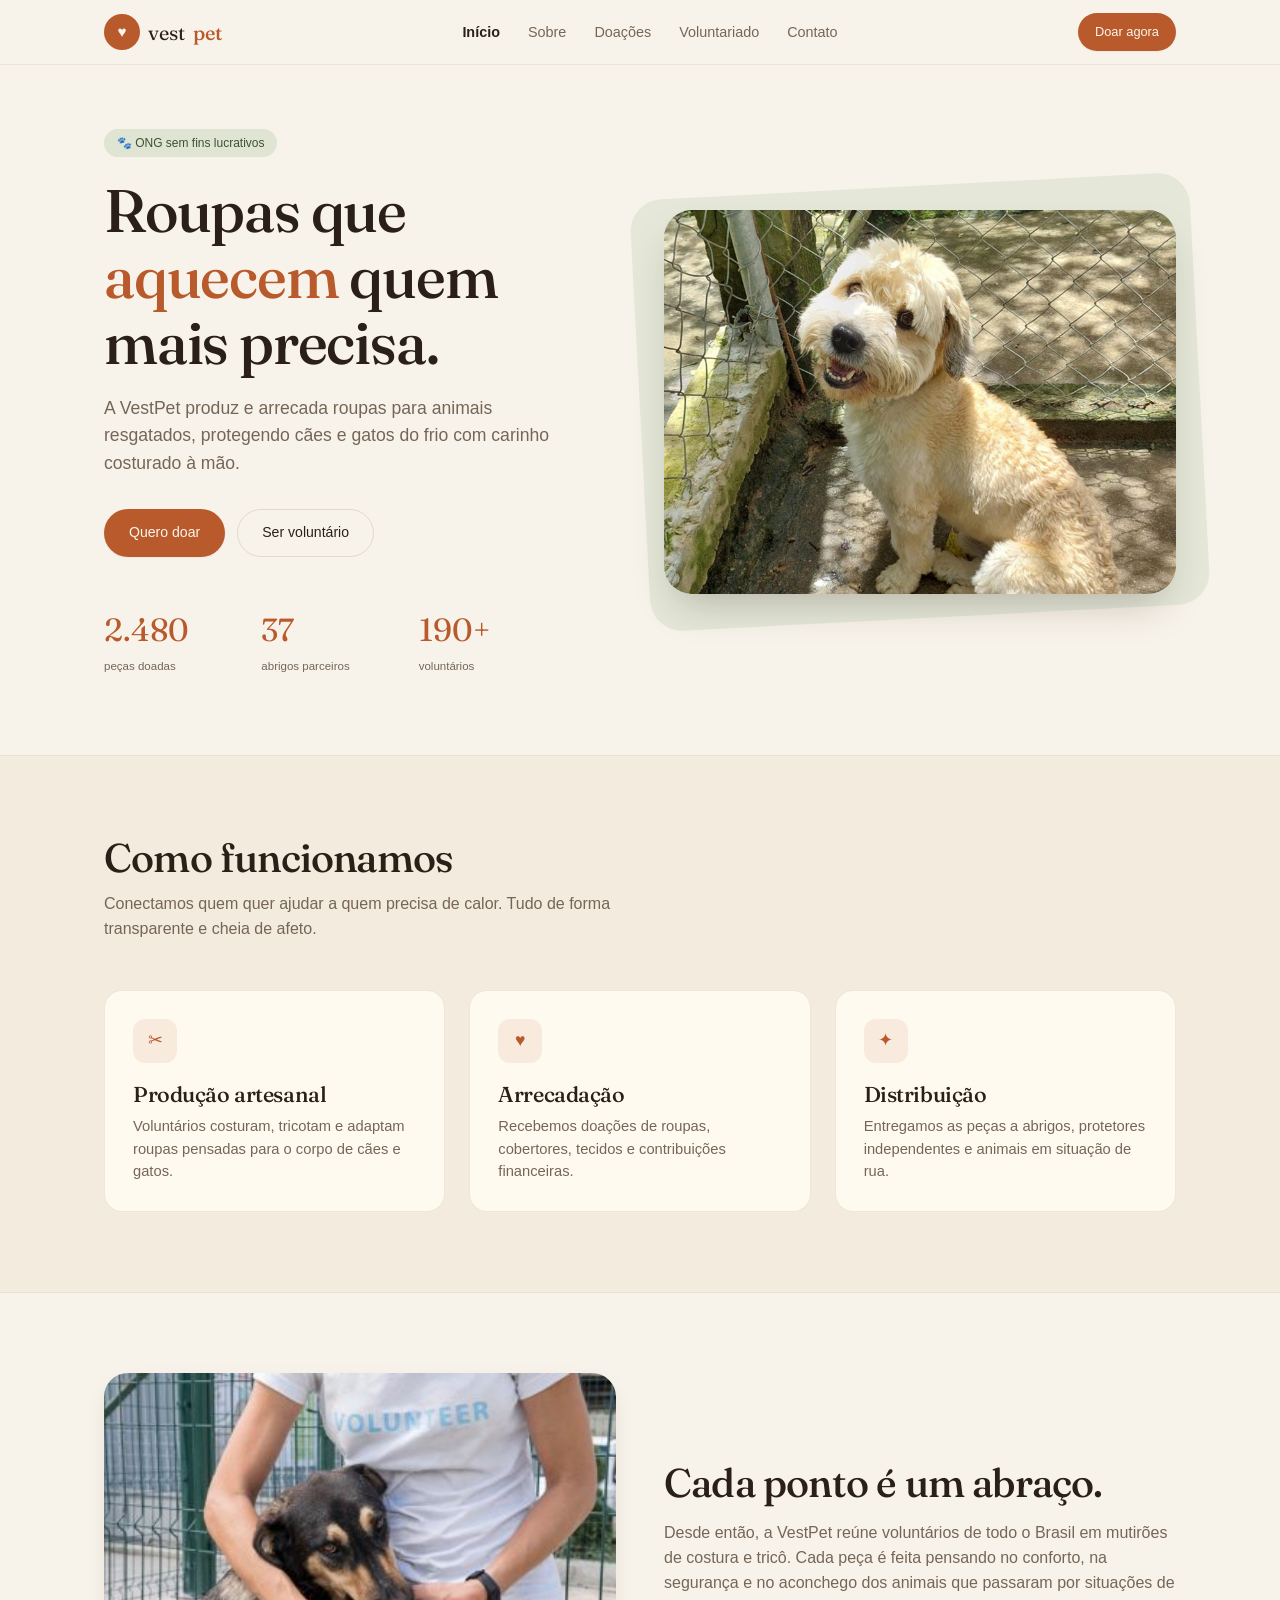
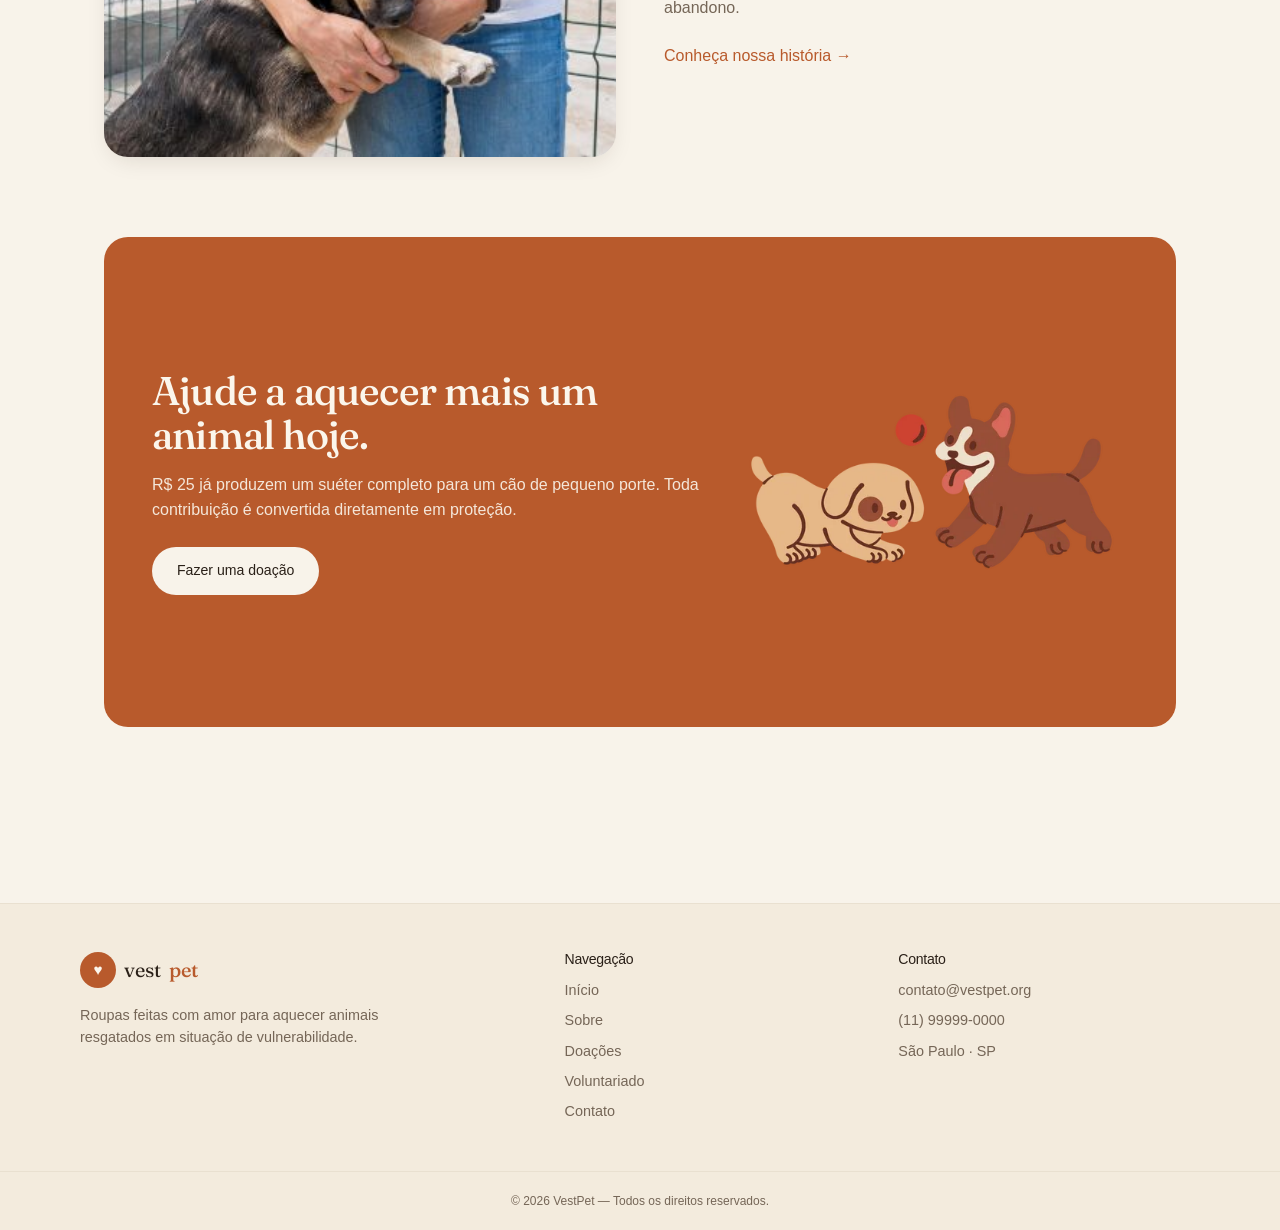
<file: index.html>
<!DOCTYPE html>
<html lang="pt-BR">

<head>
  <meta charset="UTF-8" />
  <meta name="viewport" content="width=device-width, initial-scale=1" />

  <title>VestPet</title>

  <meta
    name="description"
    content="ONG que produz e arrecada roupas para animais em situação de vulnerabilidade."
  />

  <link rel="stylesheet" href="styles.css" />
</head>

<body>

  <header class="header">
    <div class="container header-inner">

      <a href="index.html" class="logo">
        <span class="logo-mark">♥</span> vest<b>pet</b>
      </a>

      <nav class="nav">
        <a href="index.html" class="active">Início</a>
        <a href="sobre.html">Sobre</a>
        <a href="doacoes.html">Doações</a>
        <a href="voluntariado.html">Voluntariado</a>
        <a href="contato.html">Contato</a>
      </nav>

      <a href="doacoes.html" class="btn btn-primary btn-sm">
        Doar agora
      </a>

    </div>
  </header>

  <main>

    <!-- HERO -->
    <section class="hero">
      <div class="container hero-grid">

        <div>

          <span class="tag">🐾 ONG sem fins lucrativos</span>

          <h1>
            Roupas que <em>aquecem</em> quem mais precisa.
          </h1>

          <p class="lead">
            A VestPet produz e arrecada roupas para animais resgatados, protegendo cães e gatos do frio com carinho costurado à mão.
          </p>

          <div class="cta-row">
            <a href="doacoes.html" class="btn btn-primary">
              Quero doar
            </a>

            <a href="voluntariado.html" class="btn btn-ghost">
              Ser voluntário
            </a>
          </div>

          <dl class="stats">

            <div>
              <dt>2.480</dt>
              <dd>peças doadas</dd>
            </div>

            <div>
              <dt>37</dt>
              <dd>abrigos parceiros</dd>
            </div>

            <div>
              <dt>190+</dt>
              <dd>voluntários</dd>
            </div>

          </dl>

        </div>

        <div class="hero-art">
          <img
            src="cachorro_adoacao_ong_patre_taboao.jpeg"
            alt="Cão resgatado vestindo suéter de tricô verde sage"
          />
        </div>

      </div>
    </section>

    <!-- HOW -->
    <section class="section section-alt">
      <div class="container">

        <div class="section-head">
          <h2>Como funcionamos</h2>

          <p>
            Conectamos quem quer ajudar a quem precisa de calor. Tudo de forma transparente e cheia de afeto.
          </p>
        </div>

        <div class="grid-3">

          <div class="card">
            <div class="icon">✂</div>

            <h3>Produção artesanal</h3>

            <p>
              Voluntários costuram, tricotam e adaptam roupas pensadas para o corpo de cães e gatos.
            </p>
          </div>

          <div class="card">
            <div class="icon">♥</div>

            <h3>Arrecadação</h3>

            <p>
              Recebemos doações de roupas, cobertores, tecidos e contribuições financeiras.
            </p>
          </div>

          <div class="card">
            <div class="icon">✦</div>

            <h3>Distribuição</h3>

            <p>
              Entregamos as peças a abrigos, protetores independentes e animais em situação de rua.
            </p>
          </div>

        </div>

      </div>
    </section>

    <!-- SPLIT -->
    <section class="section">
      <div class="container grid-2">

        <img
          class="split-img"
          src="dog.jpg"
          alt=""
        />

        <div class="split-text">

          <h2>Cada ponto é um abraço.</h2>

          <p>
            Desde então, a VestPet reúne voluntários de todo o Brasil em mutirões de costura e tricô. Cada peça é feita pensando no conforto, na segurança e no aconchego dos animais que passaram por situações de abandono.
          </p>

          <a href="sobre.html" class="link-arrow">
            Conheça nossa história →
          </a>

        </div>

      </div>
    </section>

    <!-- CTA -->
    <section class="container" style="padding-bottom: 5rem;">

      <div class="cta">

        <div>

          <h2>
            Ajude a aquecer mais um animal hoje.
          </h2>

          <p>
            R$ 25 já produzem um suéter completo para um cão de pequeno porte. Toda contribuição é convertida diretamente em proteção.
          </p>

          <a
            href="doacoes.html"
            class="btn btn-light"
            style="margin-top: 1.5rem;"
          >
            Fazer uma doação
          </a>

        </div>

        <img
          src="dogball.webp"
          alt="Cão usando brinquedo"
        />

      </div>

    </section>

  </main>

  <footer class="footer">

    <div class="container footer-grid">

      <div>

        <a href="index.html" class="logo">
          <span class="logo-mark">♥</span> vest<b>pet</b>
        </a>

        <p class="tag-line">
          Roupas feitas com amor para aquecer animais resgatados em situação de vulnerabilidade.
        </p>

      </div>

      <div>

        <h4>Navegação</h4>

        <ul>
          <li><a href="index.html">Início</a></li>
          <li><a href="sobre.html">Sobre</a></li>
          <li><a href="doacoes.html">Doações</a></li>
          <li><a href="voluntariado.html">Voluntariado</a></li>
          <li><a href="contato.html">Contato</a></li>
        </ul>

      </div>

      <div>

        <h4>Contato</h4>

        <ul>
          <li>contato@vestpet.org</li>
          <li>(11) 99999-0000</li>
          <li>São Paulo · SP</li>
        </ul>

      </div>

    </div>

    <div class="footer-bottom">
      © 2026 VestPet — Todos os direitos reservados.
    </div>

  </footer>

</body>

</html>
</file>
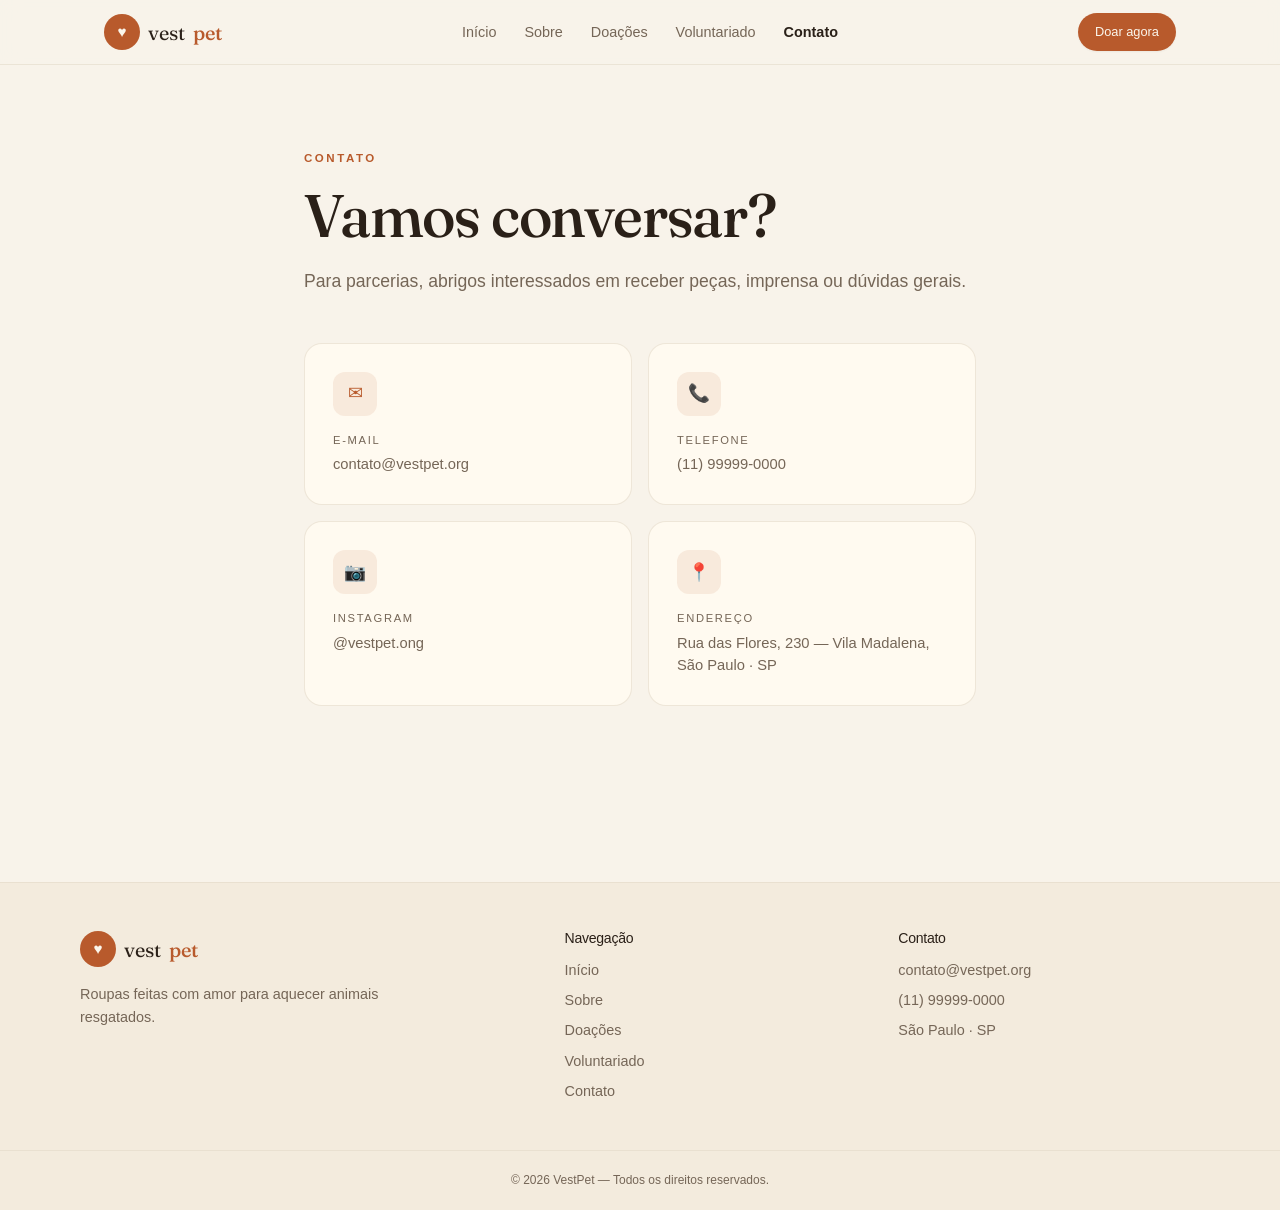
<file: contato.html>
<!DOCTYPE html>
<html lang="pt-BR">

<head>
  <meta charset="UTF-8" />
  <meta name="viewport" content="width=device-width, initial-scale=1" />

  <title>Contato — VestPet</title>
  <meta name="description" content="Fale com a VestPet." />

  <link rel="stylesheet" href="styles.css" />
</head>

<body>

  <header class="header">
    <div class="container header-inner">

      <a href="index.html" class="logo">
        <span class="logo-mark">♥</span> vest<b>pet</b>
      </a>

      <nav class="nav">
        <a href="index.html">Início</a>
        <a href="sobre.html">Sobre</a>
        <a href="doacoes.html">Doações</a>
        <a href="voluntariado.html">Voluntariado</a>
        <a href="contato.html" class="active">Contato</a>
      </nav>

      <a href="doacoes.html" class="btn btn-primary btn-sm">
        Doar agora
      </a>

    </div>
  </header>

  <main>
    <section class="section">

      <div class="container" style="max-width: 720px;">

        <span class="eyebrow">Contato</span>

        <h1 style="margin-top: 0.75rem;">
          Vamos conversar?
        </h1>

        <p style="margin-top: 1.25rem; color: var(--muted); font-size: 1.1rem;">
          Para parcerias, abrigos interessados em receber peças, imprensa ou dúvidas gerais.
        </p>

        <div class="contact-grid">

          <a href="mailto:contato@vestpet.org" class="card">
            <div class="icon">✉</div>

            <p style="font-size:0.7rem;text-transform:uppercase;letter-spacing:0.15em;color:var(--muted);margin-top:1rem;">
              E-mail
            </p>

            <p style="font-weight:500;margin-top:0.25rem;">
              contato@vestpet.org
            </p>
          </a>

          <a href="tel:+5511999990000" class="card">
            <div class="icon">📞</div>

            <p style="font-size:0.7rem;text-transform:uppercase;letter-spacing:0.15em;color:var(--muted);margin-top:1rem;">
              Telefone
            </p>

            <p style="font-weight:500;margin-top:0.25rem;">
              (11) 99999-0000
            </p>
          </a>

          <a href="https://instagram.com" class="card">
            <div class="icon">📷</div>

            <p style="font-size:0.7rem;text-transform:uppercase;letter-spacing:0.15em;color:var(--muted);margin-top:1rem;">
              Instagram
            </p>

            <p style="font-weight:500;margin-top:0.25rem;">
              @vestpet.ong
            </p>
          </a>

          <div class="card">
            <div class="icon">📍</div>

            <p style="font-size:0.7rem;text-transform:uppercase;letter-spacing:0.15em;color:var(--muted);margin-top:1rem;">
              Endereço
            </p>

            <p style="font-weight:500;margin-top:0.25rem;">
              Rua das Flores, 230 — Vila Madalena, São Paulo · SP
            </p>
          </div>

        </div>

      </div>

    </section>
  </main>

  <footer class="footer">

    <div class="container footer-grid">

      <div>
        <a href="index.html" class="logo">
          <span class="logo-mark">♥</span> vest<b>pet</b>
        </a>

        <p class="tag-line">
          Roupas feitas com amor para aquecer animais resgatados.
        </p>
      </div>

      <div>
        <h4>Navegação</h4>

        <ul>
          <li><a href="index.html">Início</a></li>
          <li><a href="sobre.html">Sobre</a></li>
          <li><a href="doacoes.html">Doações</a></li>
          <li><a href="voluntariado.html">Voluntariado</a></li>
          <li><a href="contato.html">Contato</a></li>
        </ul>
      </div>

      <div>
        <h4>Contato</h4>

        <ul>
          <li>contato@vestpet.org</li>
          <li>(11) 99999-0000</li>
          <li>São Paulo · SP</li>
        </ul>
      </div>

    </div>

    <div class="footer-bottom">
      © 2026 VestPet — Todos os direitos reservados.
    </div>

  </footer>

</body>

</html>
</file>
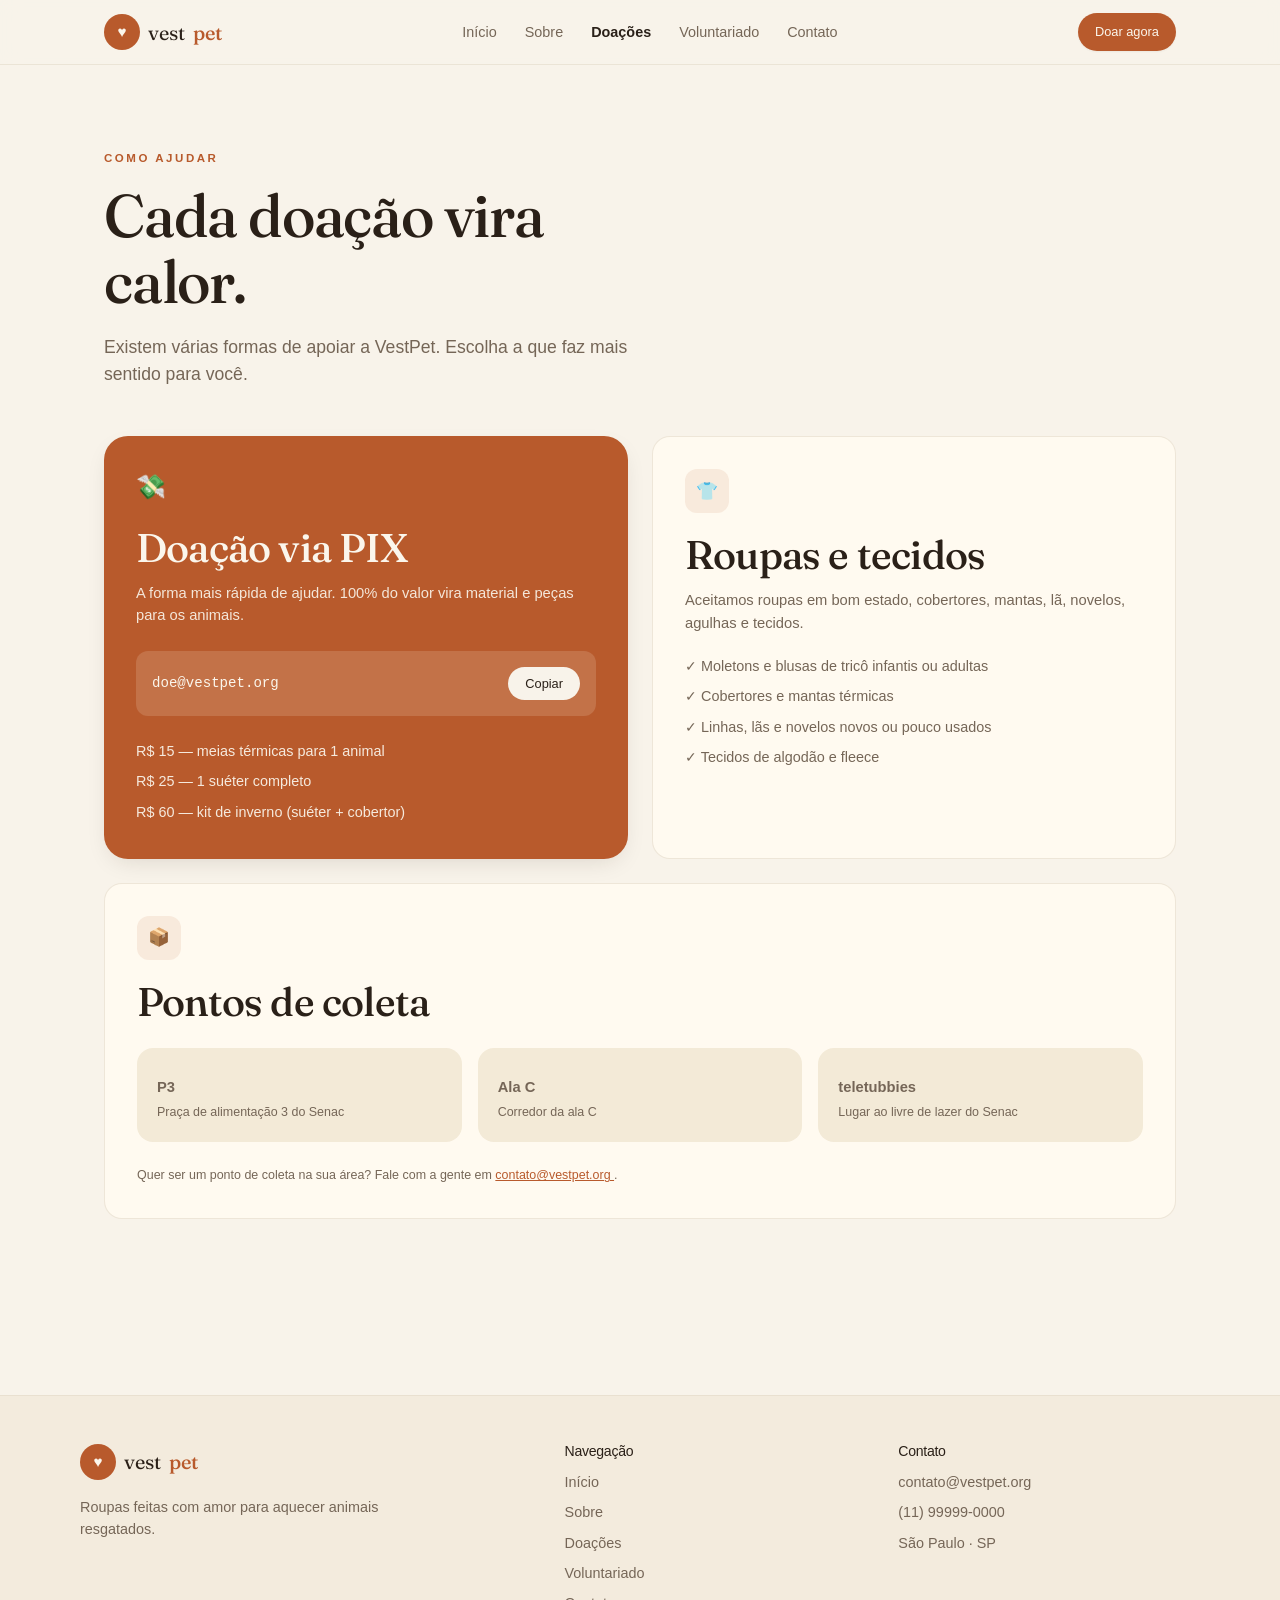
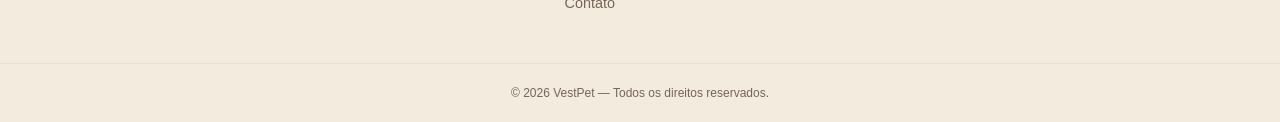
<file: doacoes.html>
<!DOCTYPE html>
<html lang="pt-BR">

<head>
  <meta charset="UTF-8" />
  <meta name="viewport" content="width=device-width, initial-scale=1" />

  <title>Doações — VestPet</title>

  <meta
    name="description"
    content="Como doar para a VestPet: PIX, roupas, cobertores e pontos de coleta."
  />

  <link rel="stylesheet" href="styles.css" />
</head>

<body>

  <header class="header">
    <div class="container header-inner">

      <a href="index.html" class="logo">
        <span class="logo-mark">♥</span> vest<b>pet</b>
      </a>

      <nav class="nav">
        <a href="index.html">Início</a>
        <a href="sobre.html">Sobre</a>
        <a href="doacoes.html" class="active">Doações</a>
        <a href="voluntariado.html">Voluntariado</a>
        <a href="contato.html">Contato</a>
      </nav>

      <a href="doacoes.html" class="btn btn-primary btn-sm">
        Doar agora
      </a>

    </div>
  </header>

  <main>

    <section class="section">
      <div class="container">

        <div style="max-width: 36rem;">

          <span class="eyebrow">Como ajudar</span>

          <h1 style="margin-top: 0.75rem;">
            Cada doação vira calor.
          </h1>

          <p
            style="margin-top: 1.25rem; color: var(--muted); font-size: 1.1rem;"
          >
            Existem várias formas de apoiar a VestPet. Escolha a que faz mais sentido para você.
          </p>

        </div>

        <div class="donate-grid">

          <!-- PIX -->
          <div class="card-primary">

            <div style="font-size: 1.5rem;">💸</div>

            <h2>
              Doação via PIX
            </h2>

            <p
              style="margin-top: 0.75rem; opacity: 0.9; font-size: 0.92rem;"
            >
              A forma mais rápida de ajudar. 100% do valor vira material e peças para os animais.
            </p>

            <div class="pix-box">

              <code id="pix">
                doe@vestpet.org
              </code>

              <button
                class="btn btn-light btn-sm"
                onclick="navigator.clipboard.writeText('doe@vestpet.org');this.textContent='Copiado!'"
              >
                Copiar
              </button>

            </div>

            <ul>
              <li>R$ 15 — meias térmicas para 1 animal</li>
              <li>R$ 25 — 1 suéter completo</li>
              <li>R$ 60 — kit de inverno (suéter + cobertor)</li>
            </ul>

          </div>

          <!-- Materiais -->
          <div class="card" style="padding: 2rem;">

            <div class="icon">👕</div>

            <h2 style="margin-top: 1.25rem;">
              Roupas e tecidos
            </h2>

            <p
              style="margin-top: 0.75rem; color: var(--muted); font-size: 0.92rem;"
            >
              Aceitamos roupas em bom estado, cobertores, mantas, lã, novelos, agulhas e tecidos.
            </p>

            <ul
              style="list-style: none; margin-top: 1.25rem; display: grid; gap: 0.5rem; color: var(--muted); font-size: 0.9rem;"
            >
              <li>✓ Moletons e blusas de tricô infantis ou adultas</li>
              <li>✓ Cobertores e mantas térmicas</li>
              <li>✓ Linhas, lãs e novelos novos ou pouco usados</li>
              <li>✓ Tecidos de algodão e fleece</li>
            </ul>

          </div>

          <!-- Pontos -->
          <div class="card full" style="padding: 2rem;">

            <div class="icon">📦</div>

            <h2 style="margin-top: 1.25rem;">
              Pontos de coleta
            </h2>

            <div class="poi-grid">

              <div class="poi">
                <p>P3</p>
                <p>Praça de alimentação 3 do Senac</p>
              </div>

              <div class="poi">
                <p>Ala C</p>
                <p>Corredor da ala C</p>
              </div>

              <div class="poi">
                <p>teletubbies</p>
                <p>Lugar ao livre de lazer do Senac</p>
              </div>

            </div>

            <p
              style="margin-top: 1.5rem; font-size: 0.78rem; color: var(--muted);"
            >
              Quer ser um ponto de coleta na sua área? Fale com a gente em
              <a
                href="mailto:contato@vestpet.org"
                style="color: var(--primary); text-decoration: underline;"
              >
                contato@vestpet.org
              </a>.
            </p>

          </div>

        </div>

      </div>
    </section>

  </main>

  <footer class="footer">

    <div class="container footer-grid">

      <div>

        <a href="index.html" class="logo">
          <span class="logo-mark">♥</span> vest<b>pet</b>
        </a>

        <p class="tag-line">
          Roupas feitas com amor para aquecer animais resgatados.
        </p>

      </div>

      <div>

        <h4>Navegação</h4>

        <ul>
          <li><a href="index.html">Início</a></li>
          <li><a href="sobre.html">Sobre</a></li>
          <li><a href="doacoes.html">Doações</a></li>
          <li><a href="voluntariado.html">Voluntariado</a></li>
          <li><a href="contato.html">Contato</a></li>
        </ul>

      </div>

      <div>

        <h4>Contato</h4>

        <ul>
          <li>contato@vestpet.org</li>
          <li>(11) 99999-0000</li>
          <li>São Paulo · SP</li>
        </ul>

      </div>

    </div>

    <div class="footer-bottom">
      © 2026 VestPet — Todos os direitos reservados.
    </div>

  </footer>

</body>

</html>
</file>
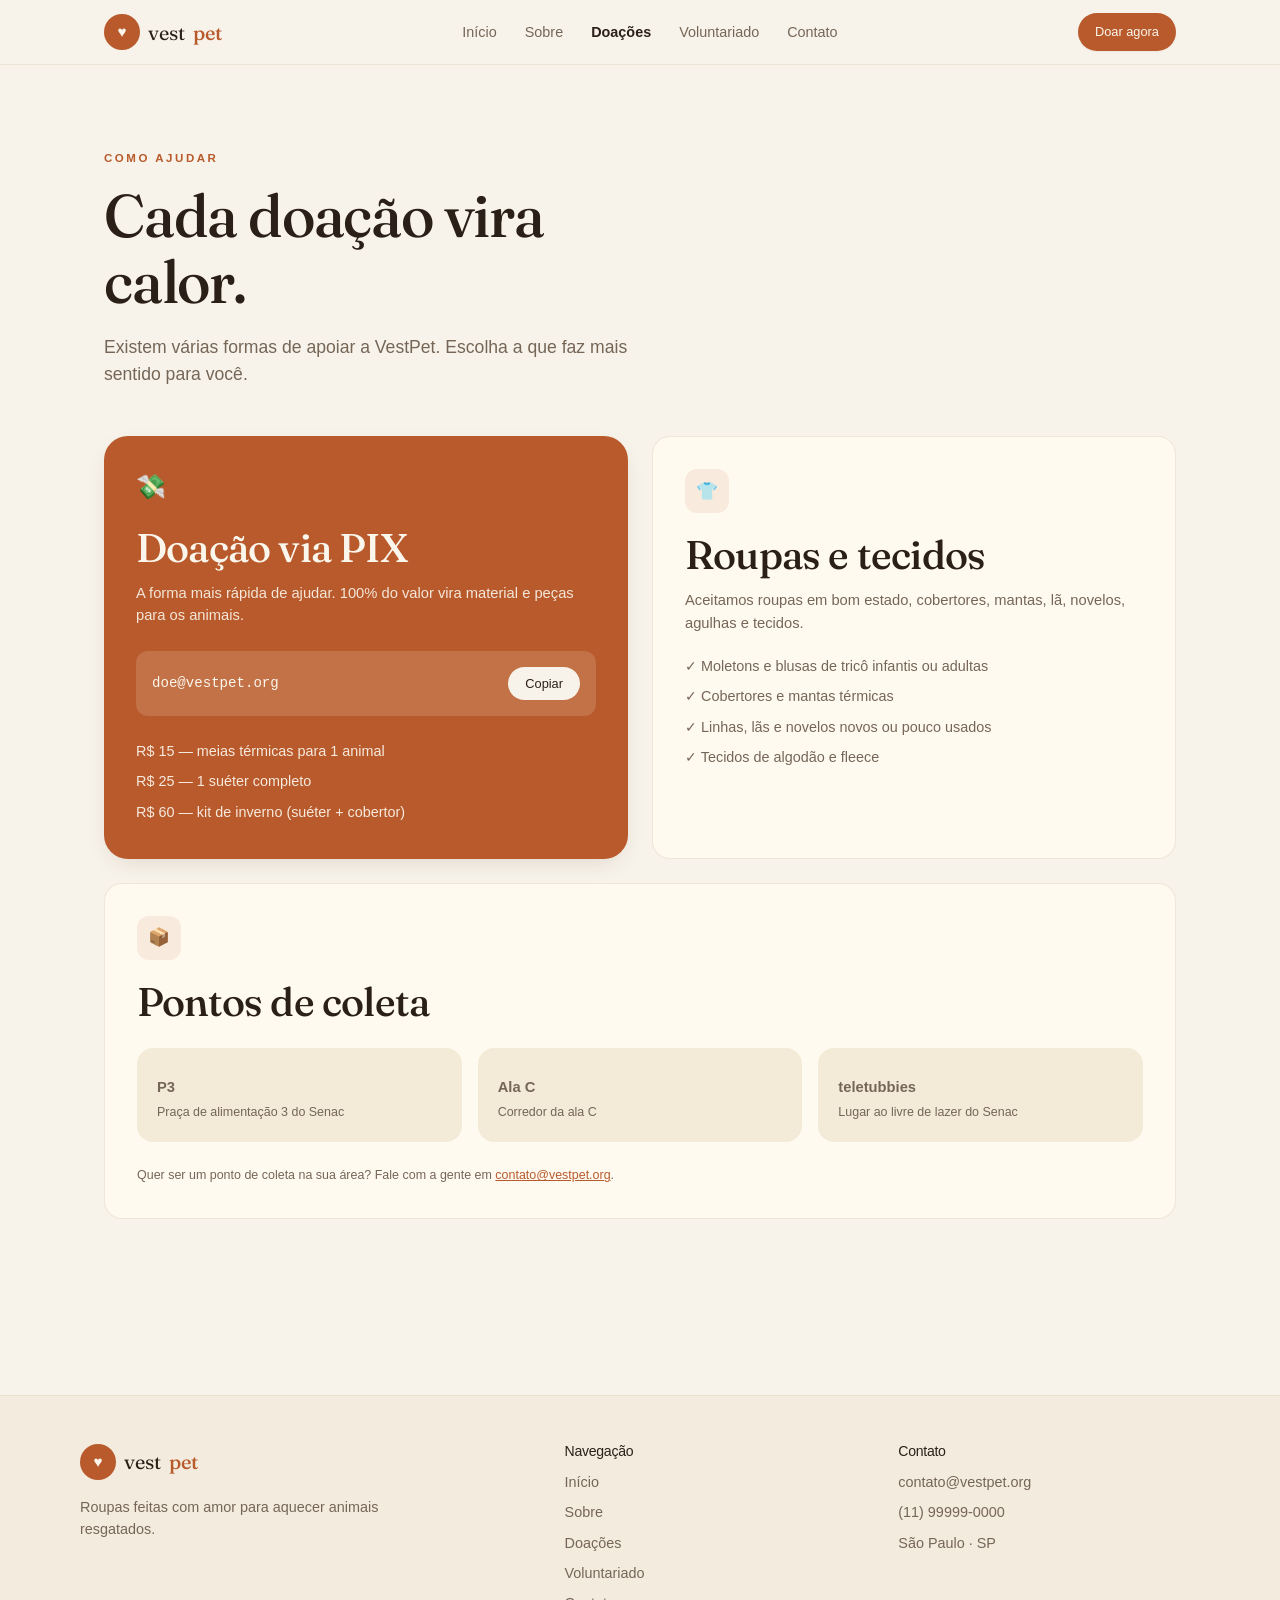
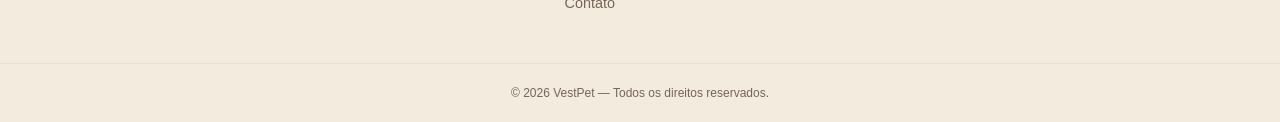
<file: doações.html>
<!DOCTYPE html>
<html lang="pt-BR">
<head>
<meta charset="UTF-8" />
<meta name="viewport" content="width=device-width, initial-scale=1" />
<title>Doações — VestPet</title>
<meta name="description" content="Como doar para a VestPet: PIX, roupas, cobertores e pontos de coleta." />
<link rel="stylesheet" href="styles.css" />
</head>
<body>

<header class="header">
  <div class="container header-inner">
    <a href="index.html" class="logo"><span class="logo-mark">♥</span> vest<b>pet</b></a>
    <nav class="nav">
      <a href="index.html">Início</a>
      <a href="sobre.html">Sobre</a>
      <a href="doacoes.html" class="active">Doações</a>
      <a href="voluntarie-se.html">Voluntariado</a>
      <a href="contato.html">Contato</a>
    </nav>
    <a href="doacoes.html" class="btn btn-primary btn-sm">Doar agora</a>
  </div>
</header>

<main>
  <section class="section">
    <div class="container">
      <div style="max-width: 36rem;">
        <span class="eyebrow">Como ajudar</span>
        <h1 style="margin-top: 0.75rem;">Cada doação vira calor.</h1>
        <p style="margin-top: 1.25rem; color: var(--muted); font-size: 1.1rem;">
          Existem várias formas de apoiar a VestPet. Escolha a que faz mais sentido para você.
        </p>
      </div>

      <div class="donate-grid">
        <!-- PIX -->
        <div class="card-primary">
          <div style="font-size: 1.5rem;">💸</div>
          <h2>Doação via PIX</h2>
          <p style="margin-top: 0.75rem; opacity: 0.9; font-size: 0.92rem;">A forma mais rápida de ajudar. 100% do valor vira material e peças para os animais.</p>
          <div class="pix-box">
            <code id="pix">doe@vestpet.org</code>
            <button class="btn btn-light btn-sm" onclick="navigator.clipboard.writeText('doe@vestpet.org');this.textContent='Copiado!'">Copiar</button>
          </div>
          <ul>
            <li>R$ 15 — meias térmicas para 1 animal</li>
            <li>R$ 25 — 1 suéter completo</li>
            <li>R$ 60 — kit de inverno (suéter + cobertor)</li>
          </ul>
        </div>

        <!-- Materiais -->
        <div class="card" style="padding: 2rem;">
          <div class="icon">👕</div>
          <h2 style="margin-top: 1.25rem;">Roupas e tecidos</h2>
          <p style="margin-top: 0.75rem; color: var(--muted); font-size: 0.92rem;">Aceitamos roupas em bom estado, cobertores, mantas, lã, novelos, agulhas e tecidos.</p>
          <ul style="list-style: none; margin-top: 1.25rem; display: grid; gap: 0.5rem; color: var(--muted); font-size: 0.9rem;">
            <li>✓ Moletons e blusas de tricô infantis ou adultas</li>
            <li>✓ Cobertores e mantas térmicas</li>
            <li>✓ Linhas, lãs e novelos novos ou pouco usados</li>
            <li>✓ Tecidos de algodão e fleece</li>
          </ul>
        </div>

        <!-- Pontos -->
        <div class="card full" style="padding: 2rem;">
          <div class="icon">📦</div>
          <h2 style="margin-top: 1.25rem;">Pontos de coleta</h2>
          <div class="poi-grid">
            <div class="poi"><p>P3</p><p>Praça de alimentação 3 do Senac</p></div>
            <div class="poi"><p>Ala C</p><p>Corredor da ala C</p></div>
            <div class="poi"><p>teletubbies</p><p>Lugar ao livre de lazer do Senac</p></div>
          </div>
          <p style="margin-top: 1.5rem; font-size: 0.78rem; color: var(--muted);">
            Quer ser um ponto de coleta na sua área? Fale com a gente em
            <a href="mailto:contato@vestpet.org" style="color: var(--primary); text-decoration: underline;">contato@vestpet.org</a>.
          </p>
        </div>
      </div>
    </div>
  </section>
</main>

<footer class="footer">
  <div class="container footer-grid">
    <div>
      <a href="index.html" class="logo"><span class="logo-mark">♥</span> vest<b>pet</b></a>
      <p class="tag-line">Roupas feitas com amor para aquecer animais resgatados.</p>
    </div>
    <div><h4>Navegação</h4><ul>
      <li><a href="index.html">Início</a></li><li><a href="sobre.html">Sobre</a></li>
      <li><a href="doacoes.html">Doações</a></li><li><a href="voluntarie-se.html">Voluntariado</a></li>
      <li><a href="contato.html">Contato</a></li></ul></div>
    <div><h4>Contato</h4><ul>
      <li>contato@vestpet.org</li><li>(11) 99999-0000</li><li>São Paulo · SP</li></ul></div>
  </div>
  <div class="footer-bottom">© 2026 VestPet — Todos os direitos reservados.</div>
</footer>
</body>
</html>
</file>
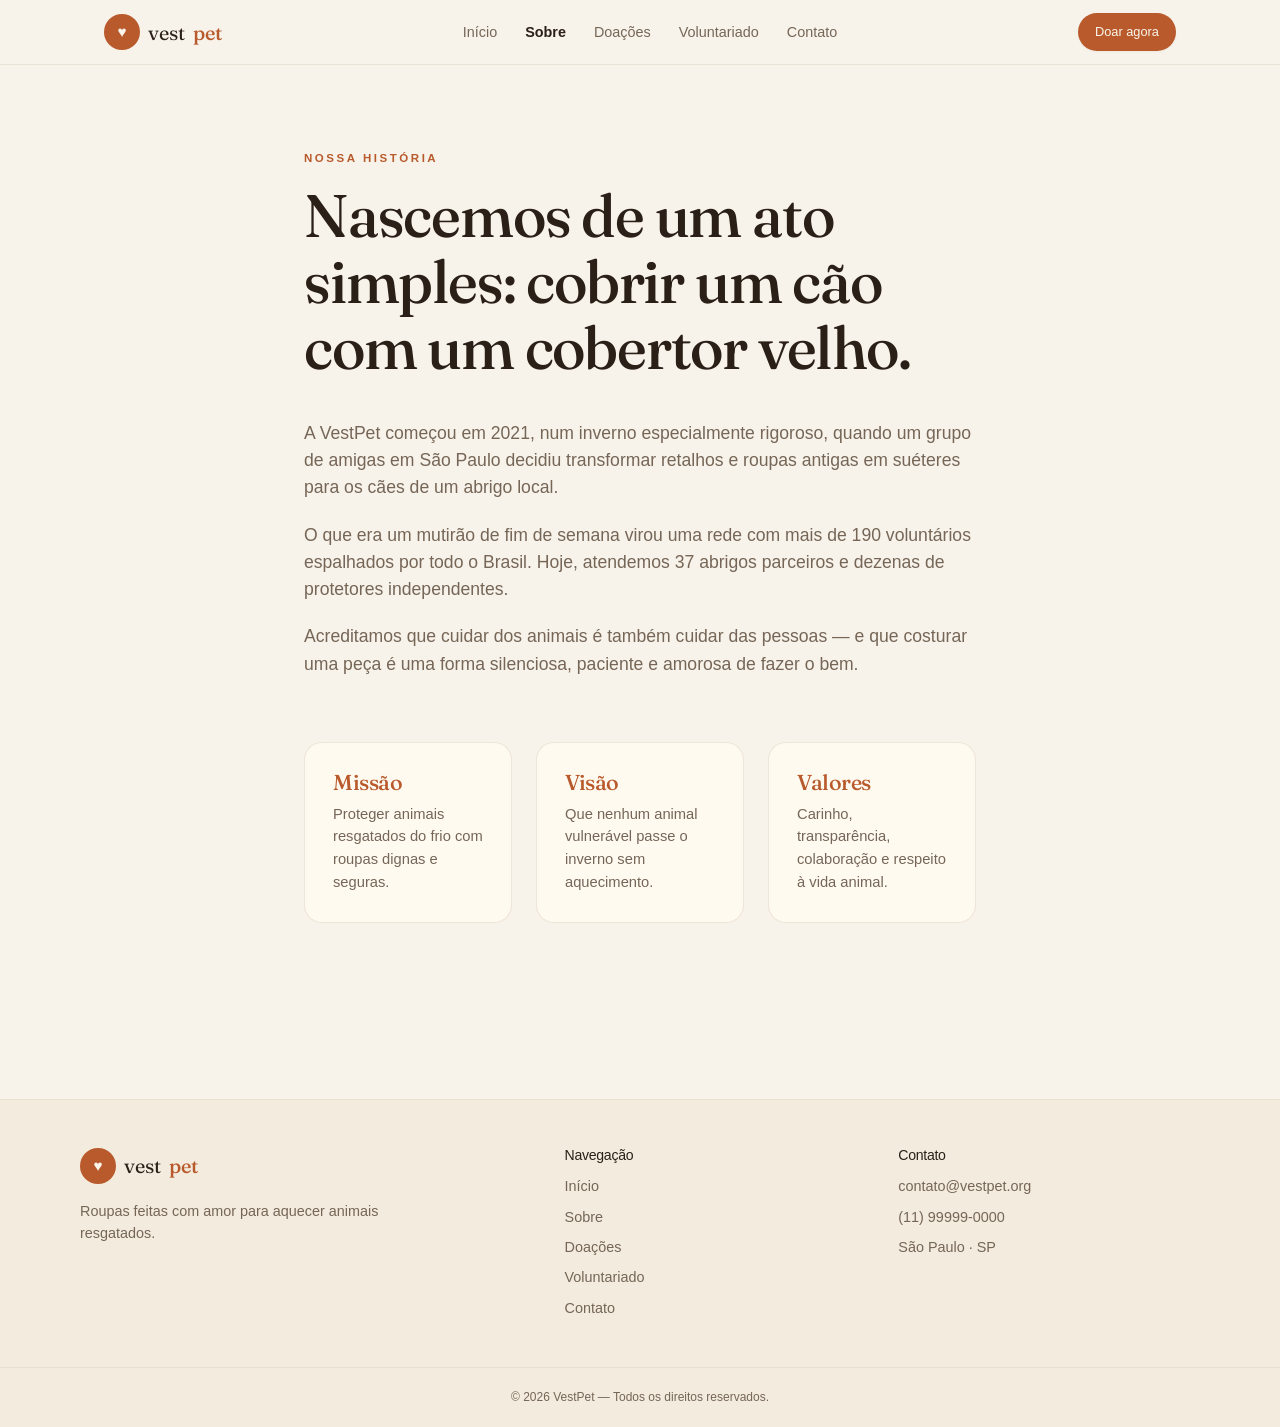
<file: sobre.html>
<!DOCTYPE html>
<html lang="pt-BR">

<head>
  <meta charset="UTF-8" />
  <meta name="viewport" content="width=device-width, initial-scale=1" />

  <title>Sobre — VestPet</title>
  <meta
    name="description"
    content="Conheça a história, missão e valores da VestPet."
  />

  <link rel="stylesheet" href="styles.css" />
</head>

<body>

  <header class="header">
    <div class="container header-inner">

      <a href="index.html" class="logo">
        <span class="logo-mark">♥</span> vest<b>pet</b>
      </a>

      <nav class="nav">
        <a href="index.html">Início</a>
        <a href="sobre.html" class="active">Sobre</a>
        <a href="doacoes.html">Doações</a>
        <a href="voluntariado.html">Voluntariado</a>
        <a href="contato.html">Contato</a>
      </nav>

      <a href="doacoes.html" class="btn btn-primary btn-sm">
        Doar agora
      </a>

    </div>
  </header>

  <main>

    <section class="section">
      <div class="container" style="max-width: 720px;">

        <span class="eyebrow">Nossa história</span>

        <h1 style="margin-top: 0.75rem;">
          Nascemos de um ato simples: cobrir um cão com um cobertor velho.
        </h1>

        <div
          style="margin-top: 2.5rem; display: grid; gap: 1.25rem; color: var(--muted); font-size: 1.1rem;"
        >
          <p>
            A VestPet começou em 2021, num inverno especialmente rigoroso, quando um grupo de amigas em São Paulo decidiu transformar retalhos e roupas antigas em suéteres para os cães de um abrigo local.
          </p>

          <p>
            O que era um mutirão de fim de semana virou uma rede com mais de 190 voluntários espalhados por todo o Brasil. Hoje, atendemos 37 abrigos parceiros e dezenas de protetores independentes.
          </p>

          <p>
            Acreditamos que cuidar dos animais é também cuidar das pessoas — e que costurar uma peça é uma forma silenciosa, paciente e amorosa de fazer o bem.
          </p>
        </div>

        <div class="grid-3" style="margin-top: 4rem;">

          <div class="card">
            <h3 style="color: var(--primary); margin-top: 0;">
              Missão
            </h3>

            <p>
              Proteger animais resgatados do frio com roupas dignas e seguras.
            </p>
          </div>

          <div class="card">
            <h3 style="color: var(--primary); margin-top: 0;">
              Visão
            </h3>

            <p>
              Que nenhum animal vulnerável passe o inverno sem aquecimento.
            </p>
          </div>

          <div class="card">
            <h3 style="color: var(--primary); margin-top: 0;">
              Valores
            </h3>

            <p>
              Carinho, transparência, colaboração e respeito à vida animal.
            </p>
          </div>

        </div>

      </div>
    </section>

  </main>

  <footer class="footer">

    <div class="container footer-grid">

      <div>
        <a href="index.html" class="logo">
          <span class="logo-mark">♥</span> vest<b>pet</b>
        </a>

        <p class="tag-line">
          Roupas feitas com amor para aquecer animais resgatados.
        </p>
      </div>

      <div>
        <h4>Navegação</h4>

        <ul>
          <li><a href="index.html">Início</a></li>
          <li><a href="sobre.html">Sobre</a></li>
          <li><a href="doacoes.html">Doações</a></li>
          <li><a href="voluntariado.html">Voluntariado</a></li>
          <li><a href="contato.html">Contato</a></li>
        </ul>
      </div>

      <div>
        <h4>Contato</h4>

        <ul>
          <li>contato@vestpet.org</li>
          <li>(11) 99999-0000</li>
          <li>São Paulo · SP</li>
        </ul>
      </div>

    </div>

    <div class="footer-bottom">
      © 2026 VestPet — Todos os direitos reservados.
    </div>

  </footer>

</body>

</html>
</file>
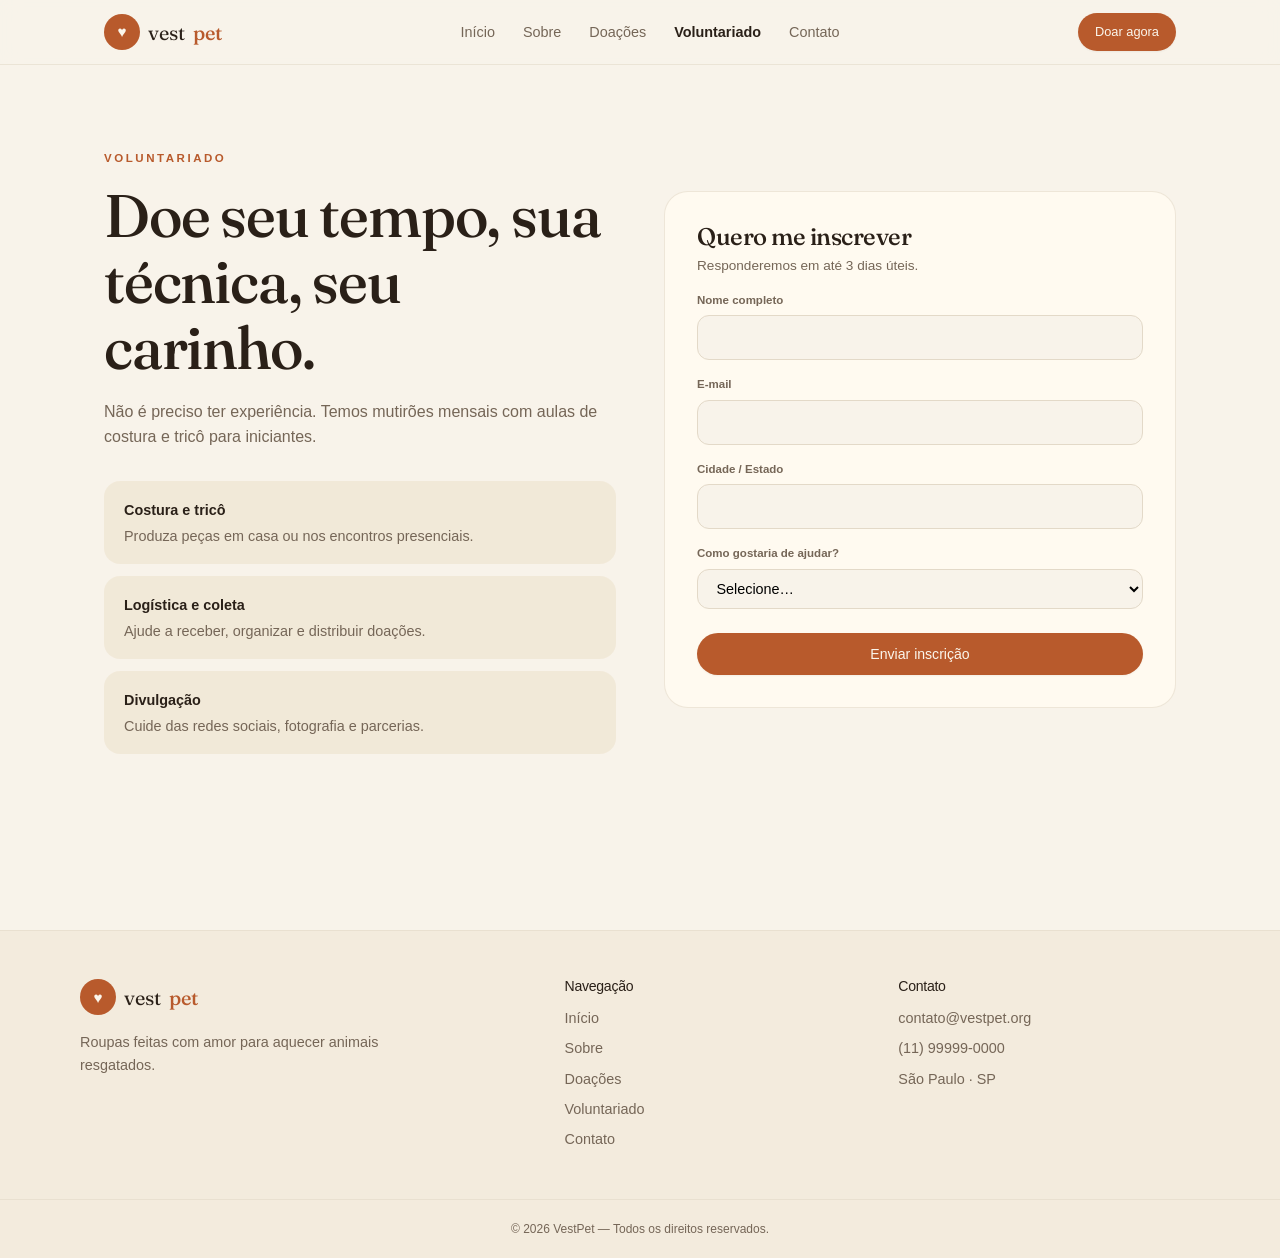
<file: voluntariado.html>
<!DOCTYPE html>
<html lang="pt-BR">
<head>
<meta charset="UTF-8" />
<meta name="viewport" content="width=device-width, initial-scale=1" />
<title>Voluntariado — VestPet</title>
<meta name="description" content="Junte-se à rede de voluntários da VestPet." />
<link rel="stylesheet" href="styles.css" />
</head>
<body>

<header class="header">
  <div class="container header-inner">
    <a href="index.html" class="logo"><span class="logo-mark">♥</span> vest<b>pet</b></a>
    <nav class="nav">
      <a href="index.html">Início</a>
      <a href="sobre.html">Sobre</a>
      <a href="doacoes.html">Doações</a>
      <a href="voluntariado.html" class="active">Voluntariado</a>
      <a href="contato.html">Contato</a>
    </nav>
    <a href="doacoes.html" class="btn btn-primary btn-sm">Doar agora</a>
  </div>
</header>

<main>
  <section class="section">
    <div class="container grid-2">
      <div>
        <span class="eyebrow">Voluntariado</span>
        <h1 style="margin-top: 0.75rem;">Doe seu tempo, sua técnica, seu carinho.</h1>
        <p style="margin-top: 1.25rem; color: var(--muted);">Não é preciso ter experiência. Temos mutirões mensais com aulas de costura e tricô para iniciantes.</p>

        <ul class="list-soft">
          <li><b>Costura e tricô</b><span>Produza peças em casa ou nos encontros presenciais.</span></li>
          <li><b>Logística e coleta</b><span>Ajude a receber, organizar e distribuir doações.</span></li>
          <li><b>Divulgação</b><span>Cuide das redes sociais, fotografia e parcerias.</span></li>
        </ul>
      </div>

      <form class="form" onsubmit="event.preventDefault(); this.innerHTML='<div style=\'padding:1.5rem;background:rgba(184,205,176,0.4);border-radius:16px;\'>Obrigada! 🐾 Recebemos sua inscrição.</div>';">
        <h2 style="font-size: 1.5rem;">Quero me inscrever</h2>
        <p style="font-size: 0.85rem; color: var(--muted); margin-top: 0.25rem;">Responderemos em até 3 dias úteis.</p>

        <div class="field"><label>Nome completo</label><input type="text" required /></div>
        <div class="field"><label>E-mail</label><input type="email" required /></div>
        <div class="field"><label>Cidade / Estado</label><input type="text" required /></div>
        <div class="field">
          <label>Como gostaria de ajudar?</label>
          <select required>
            <option value="">Selecione…</option>
            <option>Costura / tricô</option>
            <option>Logística e coleta</option>
            <option>Divulgação e redes</option>
            <option>Outro</option>
          </select>
        </div>
        <button type="submit" class="btn btn-primary">Enviar inscrição</button>
      </form>
    </div>
  </section>
</main>

<footer class="footer">
  <div class="container footer-grid">
    <div>
      <a href="index.html" class="logo"><span class="logo-mark">♥</span> vest<b>pet</b></a>
      <p class="tag-line">Roupas feitas com amor para aquecer animais resgatados.</p>
    </div>
    <div><h4>Navegação</h4><ul>
      <li><a href="index.html">Início</a></li><li><a href="sobre.html">Sobre</a></li>
      <li><a href="doacoes.html">Doações</a></li><li><a href="voluntariado.html">Voluntariado</a></li>
      <li><a href="contato.html">Contato</a></li></ul></div>
    <div><h4>Contato</h4><ul>
      <li>contato@vestpet.org</li><li>(11) 99999-0000</li><li>São Paulo · SP</li></ul></div>
  </div>
  <div class="footer-bottom">© 2026 VestPet — Todos os direitos reservados.</div>
</footer>
</body>
</html>
</file>
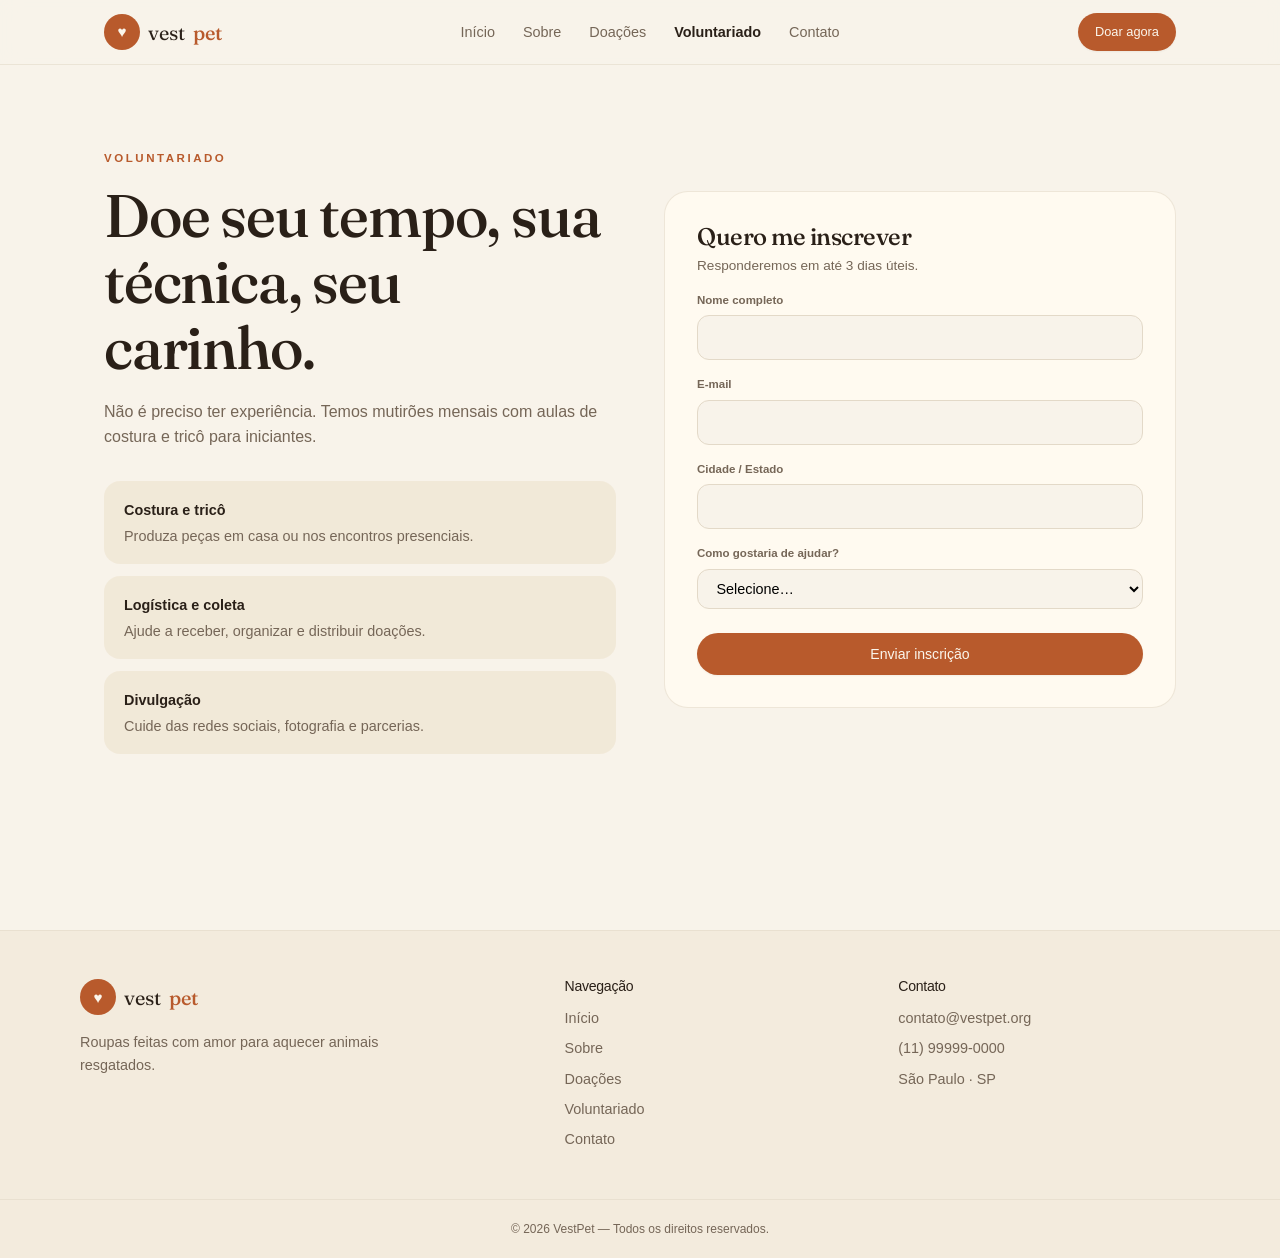
<file: vonlutariarse.html>
<!DOCTYPE html>
<html lang="pt-BR">
<head>
<meta charset="UTF-8" />
<meta name="viewport" content="width=device-width, initial-scale=1" />
<title>Voluntariado — VestPet</title>
<meta name="description" content="Junte-se à rede de voluntários da VestPet." />
<link rel="stylesheet" href="styles.css" />
</head>
<body>

<header class="header">
  <div class="container header-inner">
    <a href="index.html" class="logo"><span class="logo-mark">♥</span> vest<b>pet</b></a>
    <nav class="nav">
      <a href="index.html">Início</a>
      <a href="sobre.html">Sobre</a>
      <a href="doacoes.html">Doações</a>
      <a href="voluntarie-se.html" class="active">Voluntariado</a>
      <a href="contato.html">Contato</a>
    </nav>
    <a href="doacoes.html" class="btn btn-primary btn-sm">Doar agora</a>
  </div>
</header>

<main>
  <section class="section">
    <div class="container grid-2">
      <div>
        <span class="eyebrow">Voluntariado</span>
        <h1 style="margin-top: 0.75rem;">Doe seu tempo, sua técnica, seu carinho.</h1>
        <p style="margin-top: 1.25rem; color: var(--muted);">Não é preciso ter experiência. Temos mutirões mensais com aulas de costura e tricô para iniciantes.</p>

        <ul class="list-soft">
          <li><b>Costura e tricô</b><span>Produza peças em casa ou nos encontros presenciais.</span></li>
          <li><b>Logística e coleta</b><span>Ajude a receber, organizar e distribuir doações.</span></li>
          <li><b>Divulgação</b><span>Cuide das redes sociais, fotografia e parcerias.</span></li>
        </ul>
      </div>

      <form class="form" onsubmit="event.preventDefault(); this.innerHTML='<div style=\'padding:1.5rem;background:rgba(184,205,176,0.4);border-radius:16px;\'>Obrigada! 🐾 Recebemos sua inscrição.</div>';">
        <h2 style="font-size: 1.5rem;">Quero me inscrever</h2>
        <p style="font-size: 0.85rem; color: var(--muted); margin-top: 0.25rem;">Responderemos em até 3 dias úteis.</p>

        <div class="field"><label>Nome completo</label><input type="text" required /></div>
        <div class="field"><label>E-mail</label><input type="email" required /></div>
        <div class="field"><label>Cidade / Estado</label><input type="text" required /></div>
        <div class="field">
          <label>Como gostaria de ajudar?</label>
          <select required>
            <option value="">Selecione…</option>
            <option>Costura / tricô</option>
            <option>Logística e coleta</option>
            <option>Divulgação e redes</option>
            <option>Outro</option>
          </select>
        </div>
        <button type="submit" class="btn btn-primary">Enviar inscrição</button>
      </form>
    </div>
  </section>
</main>

<footer class="footer">
  <div class="container footer-grid">
    <div>
      <a href="index.html" class="logo"><span class="logo-mark">♥</span> vest<b>pet</b></a>
      <p class="tag-line">Roupas feitas com amor para aquecer animais resgatados.</p>
    </div>
    <div><h4>Navegação</h4><ul>
      <li><a href="index.html">Início</a></li><li><a href="sobre.html">Sobre</a></li>
      <li><a href="doacoes.html">Doações</a></li><li><a href="voluntarie-se.html">Voluntariado</a></li>
      <li><a href="contato.html">Contato</a></li></ul></div>
    <div><h4>Contato</h4><ul>
      <li>contato@vestpet.org</li><li>(11) 99999-0000</li><li>São Paulo · SP</li></ul></div>
  </div>
  <div class="footer-bottom">© 2026 VestPet — Todos os direitos reservados.</div>
</footer>
</body>
</html>
</file>
<file: styles.css>
@import url("https://fonts.googleapis.com/css2?family=Fraunces:ital,wght@0,400;0,500;0,600;1,500&display=swap");

:root {
  --bg: #f8f3ea;
  --cream: #fbf6ec;
  --fg: #2a2018;
  --muted: #756657;
  --border: #e3d9c8;
  --card: #fffaf0;
  --primary: #b85a2c;
  --primary-fg: #fbf6ec;
  --secondary: #ecdfc7;
  --accent: #b8cdb0;
  --radius: 14px;
  --shadow-sm: 0 1px 2px rgba(40, 25, 10, 0.05);
  --shadow-md: 0 8px 24px -8px rgba(40, 25, 10, 0.15);
  --shadow-lg: 0 20px 40px -12px rgba(40, 25, 10, 0.25);

  --font-display: "Fraunces", Georgia, serif;
  --font-sans: -apple-system, BlinkMacSystemFont, "Segoe UI", Roboto, sans-serif;
}

* {
  box-sizing: border-box;
  margin: 0;
  padding: 0;
}

html {
  scroll-behavior: smooth;
}

body {
  font-family: var(--font-sans);
  background: var(--bg);
  color: var(--fg);
  line-height: 1.55;
  -webkit-font-smoothing: antialiased;
}

img {
  max-width: 100%;
  display: block;
}

a {
  color: inherit;
  text-decoration: none;
}

h1,
h2,
h3,
h4 {
  font-family: var(--font-display);
  font-weight: 500;
  letter-spacing: -0.02em;
  line-height: 1.1;
}

h1 {
  font-size: clamp(2.5rem, 5vw, 3.75rem);
}

h2 {
  font-size: clamp(2rem, 3.5vw, 2.5rem);
}

h3 {
  font-size: 1.35rem;
}

.container {
  max-width: 1120px;
  margin: 0 auto;
  padding: 0 1.5rem;
}

.eyebrow {
  font-size: 0.72rem;
  text-transform: uppercase;
  letter-spacing: 0.22em;
  color: var(--primary);
  font-weight: 600;
}

/* ===== Header ===== */

.header {
  position: sticky;
  top: 0;
  z-index: 40;
  background: rgba(248, 243, 234, 0.88);
  backdrop-filter: blur(10px);
  border-bottom: 1px solid rgba(227, 217, 200, 0.6);
}

.header-inner {
  display: flex;
  align-items: center;
  justify-content: space-between;
  height: 64px;
}

.logo {
  display: flex;
  align-items: center;
  gap: 0.5rem;
  font-family: var(--font-display);
  font-size: 1.25rem;
}

.logo-mark {
  width: 36px;
  height: 36px;
  border-radius: 50%;
  background: var(--primary);
  color: var(--primary-fg);
  display: grid;
  place-items: center;
  font-size: 0.95rem;
}

.logo b {
  color: var(--primary);
  font-weight: 500;
}

.nav {
  display: flex;
  gap: 1.75rem;
  font-size: 0.9rem;
}

.nav a {
  color: var(--muted);
  transition: color 0.15s;
}

.nav a:hover,
.nav a.active {
  color: var(--fg);
}

.nav a.active {
  font-weight: 600;
}

@media (max-width: 720px) {
  .nav {
    display: none;
  }
}

/* ===== Buttons ===== */

.btn {
  display: inline-block;
  padding: 0.75rem 1.5rem;
  border-radius: 999px;
  font-size: 0.88rem;
  font-weight: 500;
  cursor: pointer;
  border: 1px solid transparent;
  transition: all 0.15s;
  font-family: inherit;
}

.btn-primary {
  background: var(--primary);
  color: var(--primary-fg);
  box-shadow: var(--shadow-sm);
}

.btn-primary:hover {
  box-shadow: var(--shadow-md);
  opacity: 0.94;
}

.btn-ghost {
  background: transparent;
  border-color: var(--border);
}

.btn-ghost:hover {
  background: var(--secondary);
}

.btn-light {
  background: var(--bg);
  color: var(--fg);
}

.btn-sm {
  padding: 0.5rem 1rem;
  font-size: 0.8rem;
}

/* ===== Hero ===== */

.hero {
  padding: 4rem 0 5rem;
}

.hero-grid {
  display: grid;
  grid-template-columns: 1fr 1fr;
  gap: 3rem;
  align-items: center;
}

@media (max-width: 860px) {
  .hero-grid {
    grid-template-columns: 1fr;
  }
}

.tag {
  display: inline-flex;
  align-items: center;
  gap: 0.4rem;
  background: rgba(184, 205, 176, 0.4);
  color: #3d5235;
  padding: 0.3rem 0.8rem;
  border-radius: 999px;
  font-size: 0.75rem;
  font-weight: 500;
}

.hero h1 {
  margin-top: 1.25rem;
}

.hero h1 em {
  color: var(--primary);
  font-style: normal;
}

.hero p.lead {
  margin-top: 1.25rem;
  color: var(--muted);
  font-size: 1.1rem;
  max-width: 28rem;
}

.cta-row {
  margin-top: 2rem;
  display: flex;
  gap: 0.75rem;
  flex-wrap: wrap;
}

.stats {
  margin-top: 3rem;
  display: grid;
  grid-template-columns: repeat(3, 1fr);
  gap: 1.5rem;
  max-width: 28rem;
}

.stats dt {
  font-family: var(--font-display);
  font-size: 2rem;
  color: var(--primary);
}

.stats dd {
  font-size: 0.72rem;
  color: var(--muted);
  margin-top: 0.2rem;
}

.hero-art {
  position: relative;
}

.hero-art::before {
  content: "";
  position: absolute;
  inset: -1.5rem;
  background: rgba(184, 205, 176, 0.3);
  border-radius: 2rem;
  transform: rotate(-3deg);
}

.hero-art img {
  position: relative;
  border-radius: 1.75rem;
  box-shadow: var(--shadow-lg);
  aspect-ratio: 4/3;
  object-fit: cover;
}

/* ===== Sections ===== */

.section {
  padding: 5rem 0;
}

.section-alt {
  background: rgba(236, 223, 199, 0.4);
  border-top: 1px solid rgba(227, 217, 200, 0.6);
  border-bottom: 1px solid rgba(227, 217, 200, 0.6);
}

.section-head {
  max-width: 36rem;
  margin-bottom: 3rem;
}

.section-head p {
  color: var(--muted);
  margin-top: 0.75rem;
}

.grid-3 {
  display: grid;
  grid-template-columns: repeat(3, 1fr);
  gap: 1.5rem;
}

.grid-2 {
  display: grid;
  grid-template-columns: 1fr 1fr;
  gap: 3rem;
  align-items: center;
}

@media (max-width: 800px) {
  .grid-3 {
    grid-template-columns: 1fr;
  }

  .grid-2 {
    grid-template-columns: 1fr;
  }
}

.card {
  background: var(--card);
  border: 1px solid rgba(227, 217, 200, 0.6);
  border-radius: 18px;
  padding: 1.75rem;
  transition: box-shadow 0.2s;
}

.card:hover {
  box-shadow: var(--shadow-md);
}

.card .icon {
  width: 44px;
  height: 44px;
  border-radius: 12px;
  background: rgba(184, 90, 44, 0.1);
  color: var(--primary);
  display: grid;
  place-items: center;
  font-size: 1.1rem;
}

.card h3 {
  margin-top: 1.25rem;
}

.card p {
  margin-top: 0.5rem;
  color: var(--muted);
  font-size: 0.92rem;
}

.split-img {
  border-radius: 1.5rem;
  box-shadow: var(--shadow-md);
  aspect-ratio: 4/3;
  object-fit: cover;
  width: 100%;
}

.split-text h2 + p {
  margin-top: 1rem;
  color: var(--muted);
}

.link-arrow {
  display: inline-block;
  margin-top: 1.5rem;
  color: var(--primary);
  font-weight: 500;
}

.link-arrow:hover {
  text-decoration: underline;
}

/* ===== Big CTA ===== */

.cta {
  background: var(--primary);
  color: var(--primary-fg);
  padding: 3rem;
  border-radius: 24px;
  display: grid;
  grid-template-columns: 1.4fr 1fr;
  gap: 2rem;
  align-items: center;
}

.cta h2 {
  color: var(--primary-fg);
}

.cta p {
  margin-top: 1rem;
  opacity: 0.9;
}

.cta img {
  border-radius: 1rem;
  aspect-ratio: 1;
  object-fit: cover;
}

@media (max-width: 800px) {
  .cta {
    grid-template-columns: 1fr;
    padding: 2rem;
  }

  .cta img {
    display: none;
  }
}

/* ===== Donations page ===== */

.donate-grid {
  display: grid;
  grid-template-columns: 1fr 1fr;
  gap: 1.5rem;
  margin-top: 3rem;
}

.donate-grid > .full {
  grid-column: 1 / -1;
}

@media (max-width: 800px) {
  .donate-grid {
    grid-template-columns: 1fr;
  }
}

.card-primary {
  background: var(--primary);
  color: var(--primary-fg);
  border-radius: 24px;
  padding: 2rem;
  box-shadow: var(--shadow-md);
}

.card-primary h2 {
  color: var(--primary-fg);
  margin-top: 1.25rem;
}

.card-primary ul {
  margin-top: 1.25rem;
  list-style: none;
}

.card-primary ul li {
  padding: 0.25rem 0;
  font-size: 0.9rem;
  opacity: 0.92;
}

.pix-box {
  margin-top: 1.5rem;
  background: rgba(251, 246, 236, 0.15);
  padding: 1rem;
  border-radius: 12px;
  display: flex;
  justify-content: space-between;
  align-items: center;
  gap: 0.75rem;
}

.pix-box code {
  font-family: ui-monospace, monospace;
  font-size: 0.88rem;
}

.poi-grid {
  display: grid;
  grid-template-columns: repeat(3, 1fr);
  gap: 1rem;
  margin-top: 1.5rem;
}

.poi {
  background: rgba(236, 223, 199, 0.6);
  border-radius: 16px;
  padding: 1.25rem;
}

.poi p:first-child {
  font-weight: 600;
}

.poi p:last-child {
  font-size: 0.78rem;
  color: var(--muted);
  margin-top: 0.25rem;
}

@media (max-width: 700px) {
  .poi-grid {
    grid-template-columns: 1fr;
  }
}

/* ===== Forms ===== */

.form {
  background: var(--card);
  border: 1px solid rgba(227, 217, 200, 0.6);
  border-radius: 24px;
  padding: 2rem;
}

.field {
  margin-top: 1rem;
}

.field label {
  font-size: 0.72rem;
  font-weight: 600;
  color: var(--muted);
  display: block;
  margin-bottom: 0.35rem;
}

.field input,
.field select {
  width: 100%;
  padding: 0.65rem 0.9rem;
  border: 1px solid var(--border);
  border-radius: 12px;
  background: var(--bg);
  font: inherit;
  font-size: 0.9rem;
}

.field input:focus,
.field select:focus {
  outline: 2px solid var(--primary);
  outline-offset: 1px;
}

.form .btn {
  margin-top: 1.5rem;
  width: 100%;
}

.list-soft {
  list-style: none;
  margin-top: 2rem;
  display: grid;
  gap: 0.75rem;
  font-size: 0.9rem;
}

.list-soft li {
  background: rgba(236, 223, 199, 0.5);
  padding: 1.1rem 1.25rem;
  border-radius: 16px;
}

.list-soft li b {
  display: block;
  margin-bottom: 0.2rem;
}

.list-soft li span {
  color: var(--muted);
}

/* ===== Contato ===== */

.contact-grid {
  display: grid;
  grid-template-columns: 1fr 1fr;
  gap: 1rem;
  margin-top: 3rem;
}

@media (max-width: 700px) {
  .contact-grid {
    grid-template-columns: 1fr;
  }
}

/* ===== Footer ===== */

.footer {
  margin-top: 6rem;
  background: rgba(236, 223, 199, 0.4);
  border-top: 1px solid rgba(227, 217, 200, 0.6);
}

.footer-grid {
  display: grid;
  grid-template-columns: 1.5fr 1fr 1fr;
  gap: 2rem;
  padding: 3rem 0;
}

@media (max-width: 700px) {
  .footer-grid {
    grid-template-columns: 1fr;
  }
}

.footer h4 {
  font-family: var(--font-sans);
  font-size: 0.88rem;
  margin-bottom: 0.75rem;
}

.footer ul {
  list-style: none;
  display: grid;
  gap: 0.5rem;
  font-size: 0.9rem;
  color: var(--muted);
}

.footer ul a:hover {
  color: var(--fg);
}

.footer p.tag-line {
  margin-top: 1rem;
  color: var(--muted);
  font-size: 0.9rem;
  max-width: 22rem;
}

.footer-bottom {
  border-top: 1px solid rgba(227, 217, 200, 0.6);
  padding: 1.25rem 0;
  text-align: center;
  font-size: 0.75rem;
  color: var(--muted);
}

/* simple emoji-style icon helper */

.i {
  display: inline-grid;
  place-items: center;
}
</file>
